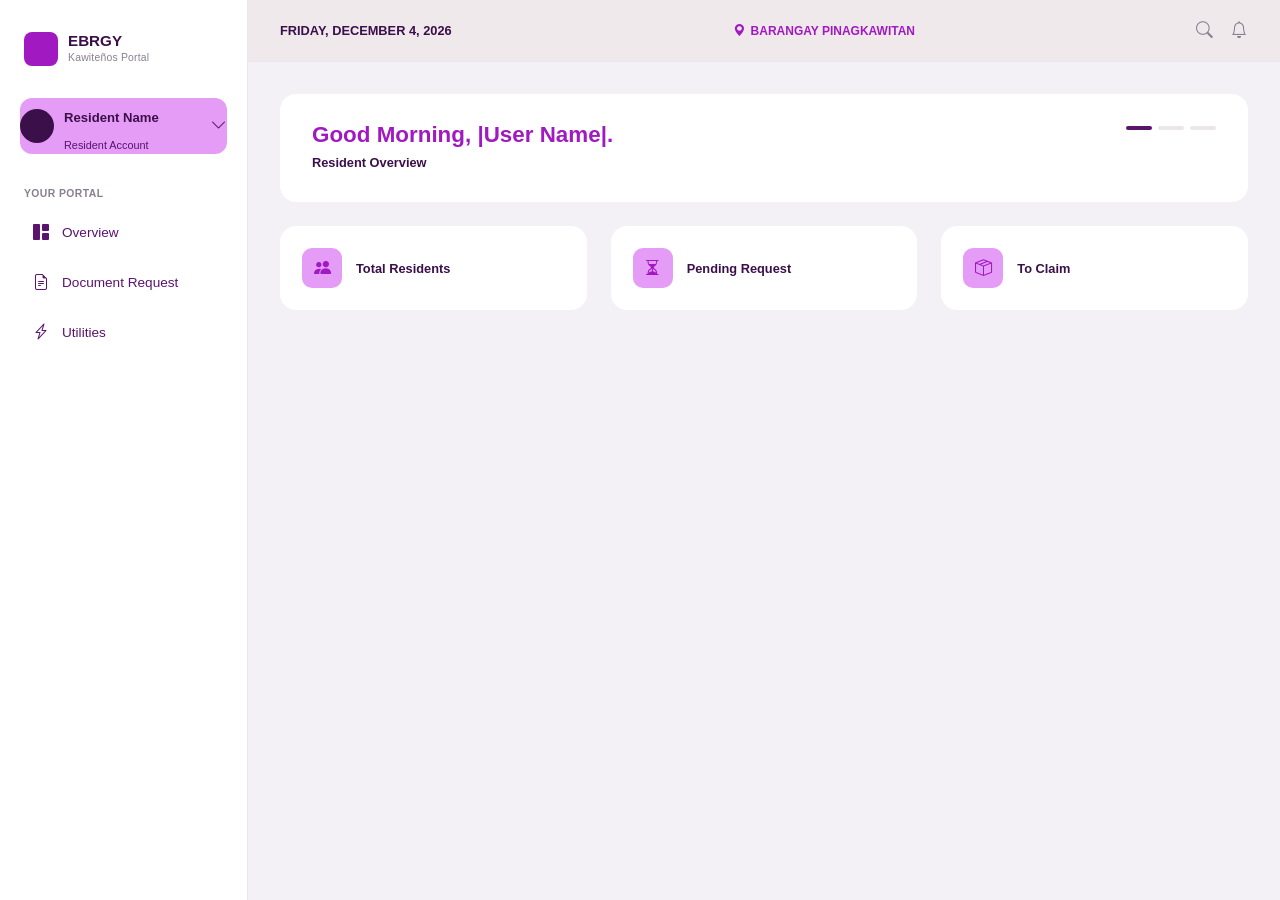
<file: index.html>
<!DOCTYPE html>
<html lang="en">
<head>
    <meta charset="UTF-8">
    <meta name="viewport" content="width=device-width, initial-scale=1.0">
    <title>Resident Dashboard</title>

    <link href="https://cdn.jsdelivr.net/npm/bootstrap@5.3.8/dist/css/bootstrap.min.css" rel="stylesheet" integrity="sha384-sRIl4kxILFvY47J16cr9ZwB07vP4J8+LH7qKQnuqkuIAvNWLzeN8tE5YBujZqJLB" crossorigin="anonymous">
    <link rel="stylesheet" href="https://cdn.jsdelivr.net/npm/bootstrap-icons@1.13.1/font/bootstrap-icons.min.css">

    <link rel="stylesheet" href="static/dashboard.css">

</head>
<body>

<div class="app-shell">

    <!-- Sidebar backdrop for mobile -->
    <div class="sidebar-backdrop" id="sidebarBackdrop"></div>

    <!-- ==== SIDEBAR === -->
    <aside class="sidebar" id="sidebar" aria-label="Portal navigation">
        <div class="brand">
            <div class="brand-mark" aria-hidden="true"></div>
            <div>
                <div class="brand-name">EBRGY</div>
                <div class="brand-sub">Kawiteños Portal</div>
            </div>
        </div>

        <button type="button" class="account-card btn text-start p-0" style="border:none;">
            <div class="account-avatar" aria-hidden="true"></div>
            <div>
                <div class="account-name">Resident Name</div>
                <div class="account-sub">Resident Account</div>
            </div>
            <i class="bi bi-chevron-down account-chevron" aria-hidden="true"></i>
        </button>

        <div class="nav-label">YOUR PORTAL</div>
        <nav class="side-nav">
            <a href="#" class="nav-link" aria-current="page">
                <i class="bi bi-grid-1x2-fill" aria-hidden="true"></i>
                Overview
            </a>
            <a href="#" class="nav-link">
                <i class="bi bi-file-earmark-text" aria-hidden="true"></i>
                Document Request
            </a>
            <a href="#" class="nav-link">
                <i class="bi bi-lightning-charge" aria-hidden="true"></i>
                Utilities
            </a>
        </nav>
    </aside>

    <!-- ==== MAIN ==== -->
    <div class="main-col">

        <!-- Mobile-only topbar with menu toggle -->
        <div class="mobile-topbar">
            <button class="btn btn-sm" id="menuToggle" aria-label="Open menu" aria-controls="sidebar" aria-expanded="false">
                <i class="bi bi-list fs-4" style="color: var(--p-500);"></i>
            </button>
            <span class="brand-name">EBRGY</span>
            <span style="width:32px;"></span>
        </div>

        <header class="topbar">
            <span class="topbar-date" id="topbarDate">Week, Month Day, Year</span>
            <span class="topbar-brgy">
                <i class="bi bi-geo-alt-fill" aria-hidden="true"></i>
                BARANGAY PINAGKAWITAN
            </span>
            <span class="topbar-icons">
                <i class="bi bi-search" role="button" aria-label="Search"></i>
                <i class="bi bi-bell" role="button" aria-label="Notifications"></i>
            </span>
        </header>

        <main class="content">
            <div class="container-fluid p-0 grid-12">

                <!-- Greeting carousel -->
                <div class="row">
                    <div class="col-12">
                        <div id="greetingCarousel" class="carousel slide greeting-card" data-bs-ride="carousel" data-bs-interval="6000">
                            <div class="carousel-inner">
                                <div class="carousel-item active">
                                    <h1 class="greeting-title">Good Morning, <span class="placeholder-name">|User Name|</span>.</h1>
                                    <p class="greeting-sub mb-0">Resident Overview</p>
                                </div>
                                <div class="carousel-item">
                                    <h1 class="greeting-title">3 Announcements</h1>
                                    <p class="greeting-sub mb-0">New updates from Barangay Pinagkawitan</p>
                                </div>
                                <div class="carousel-item">
                                    <h1 class="greeting-title">2 Requests In Progress</h1>
                                    <p class="greeting-sub mb-0">Track the status of your document requests</p>
                                </div>
                            </div>
                            <div class="carousel-dots">
                                <button type="button" data-bs-target="#greetingCarousel" data-bs-slide-to="0" class="active" aria-current="true" aria-label="Slide 1"></button>
                                <button type="button" data-bs-target="#greetingCarousel" data-bs-slide-to="1" aria-label="Slide 2"></button>
                                <button type="button" data-bs-target="#greetingCarousel" data-bs-slide-to="2" aria-label="Slide 3"></button>
                            </div>
                        </div>
                    </div>
                </div>

                <!-- Stat cards -->
                <div class="row g-3 g-md-4">
                    <div class="col-12 col-sm-6 col-lg-4">
                        <div class="stat-card">
                            <div class="stat-icon"><i class="bi bi-people-fill" aria-hidden="true"></i></div>
                            <div class="stat-label">Total Residents</div>
                        </div>
                    </div>
                    <div class="col-12 col-sm-6 col-lg-4">
                        <div class="stat-card">
                            <div class="stat-icon"><i class="bi bi-hourglass-split" aria-hidden="true"></i></div>
                            <div class="stat-label">Pending Request</div>
                        </div>
                    </div>
                    <div class="col-12 col-sm-6 col-lg-4">
                        <div class="stat-card">
                            <div class="stat-icon"><i class="bi bi-box-seam" aria-hidden="true"></i></div>
                            <div class="stat-label">To Claim</div>
                        </div>
                    </div>
                </div>

            </div>
        </main>
    </div>
</div>

<script src="https://cdn.jsdelivr.net/npm/bootstrap@5.3.8/dist/js/bootstrap.bundle.min.js" integrity="sha384-FKyoEForCGlyvwx9Hj09JcYn3nv7wiPVlz7YYwJrWVcXK/BmnVDxM+D2scQbITxI" crossorigin="anonymous"></script>

<script src="static/dashboard.js"></script>
</body>
</html>
</file>
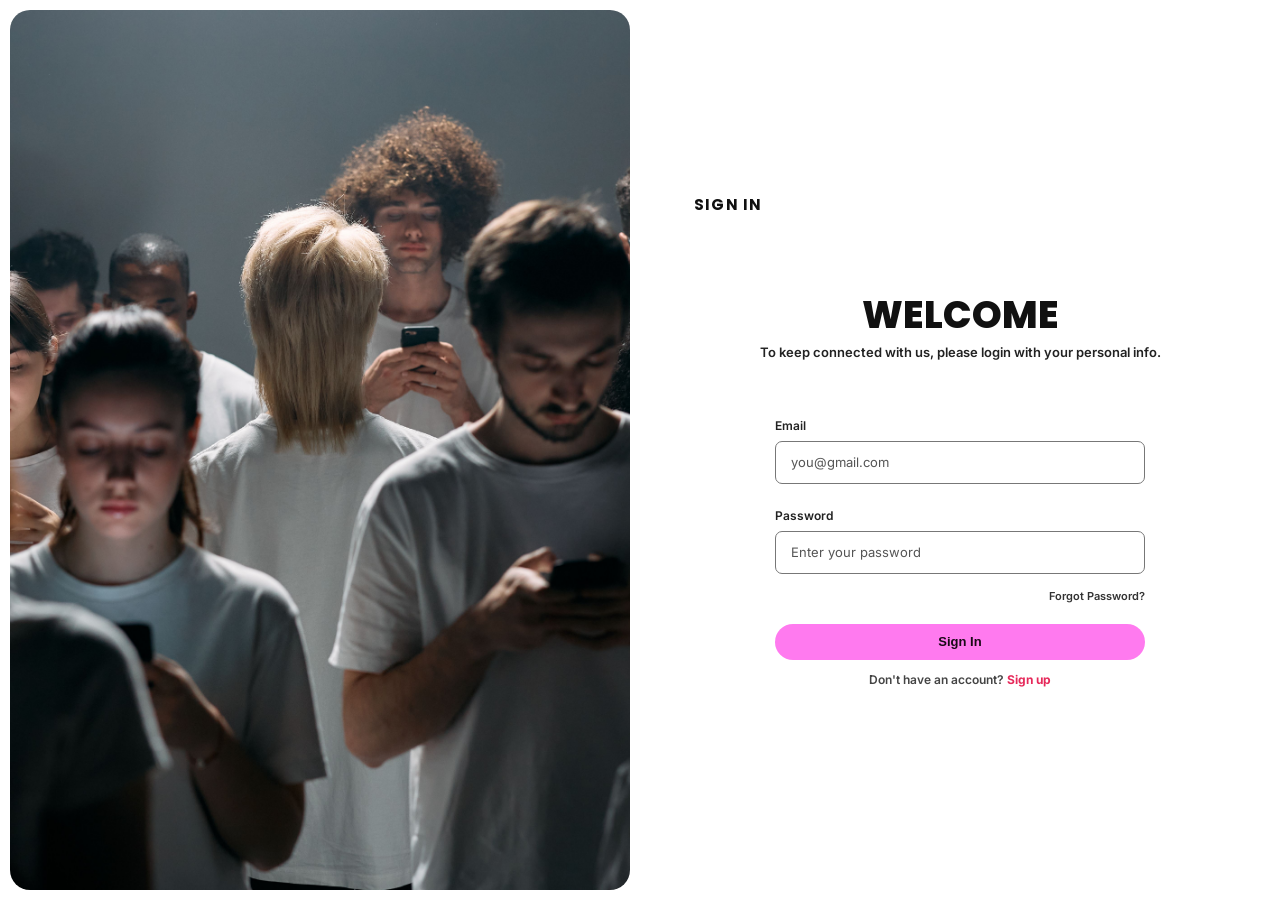
<file: signin.html>
<!DOCTYPE html>
<html lang="en">
    <head>
    <meta charset="UTF-8">
    <meta name="viewport" content="width=device-width, initial-scale=1.0">
    <title> Sign In </title>
    <link rel="preconnect" href="https://fonts.googleapis.com">
    <link href="https://fonts.googleapis.com/css2?family=Poppins:wght@500;600;700;800&family=Inter:wght@400;500;600&display=swap" rel="stylesheet">

    <link rel="stylesheet" href="static/signin.css">
    </head>

    <body>

    <main class="page">
        <div class="card">

            <div class="community-frame">
                <img
                    src="static/images/Slide.jpg"
                    alt="Community photo"
                    class="community-img"
                >
            </div>

            <div class="form-side">
                <p class="eyebrow">Sign In</p>
                <h1>Welcome</h1>
                <p class="subtitle">To keep connected with us, please login with your personal info.</p>

                <form id="signinForm" novalidate>
                    
                    <div class="field">
                        <label for="email">Email</label>
                        <input type="email" id="email" name="email" placeholder="you@gmail.com" required>
                        <small class="error" id="emailError"></small>
                    </div>

                    <div class="field">
                        <label for="password">Password</label>
                        <input type="password" id="password" name="password" placeholder="Enter your password" required>
                        <small class="error" id="passwordError"></small>
                        <div class="forgot-row"><a href="#">Forgot Password?</a></div>
                        
                    </div>

                    <button type="submit" class="btn-primary">Sign In</button>

                    <p class="switch-text">Don't have an account? <a href="signup.html">Sign up</a></p>

                </form>
            </div>

        </div>
    </main>

    <script src="https://code.jquery.com/jquery-3.7.1.min.js"></script>
    <script src="static/signin.js"></script>
    
    </body>
</html>
</file>
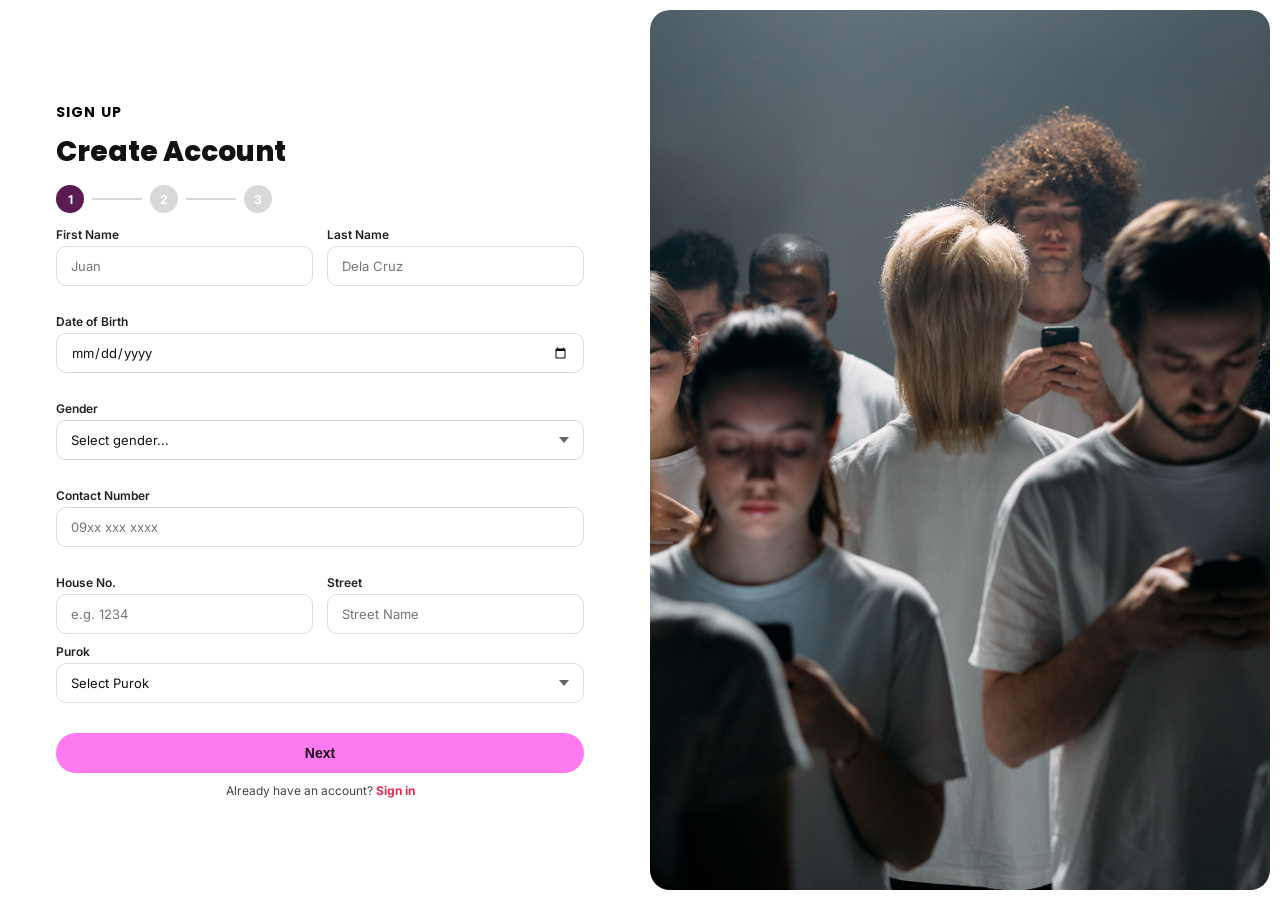
<file: signup.html>
<!DOCTYPE html>
<html lang="en">
    <head>
        <meta charset="UTF-8">
        <meta name="viewport" content="width=device-width, initial-scale=1.0">
        <title>Sign Up</title>

        <link rel="preconnect" href="https://fonts.googleapis.com">
        <link href="https://fonts.googleapis.com/css2?family=Poppins:wght@500;600;700;800&family=Inter:wght@400;500;600&display=swap" rel="stylesheet">

        <link rel="stylesheet" href="static/signup.css">
    </head>

    <body>

        <main class="page">
            <div class="card">

                <div class="form-side">
                    <p class="eyebrow">Sign Up</p>
                    <h1>Create Account</h1>

                    <!-- === Step indicator === -->
                    <ol class="steps">
                        <li class="step active" id="stepDot1"><span>1</span></li>
                        <li class="line"></li>
                        <li class="step" id="stepDot2"><span>2</span></li>
                        <li class="line"></li>
                        <li class="step" id="stepDot3"><span>3</span></li>
                    </ol>

                    <form id="signupForm" novalidate>

                        <!-- === STEP 1: Personal Information === -->
                        <section class="step-panel active" id="panel1">
                            <div class="field-row">
                                <div class="field">
                                    <label for="firstName">First Name</label>
                                    <input type="text" id="firstName" placeholder="Juan" required aria-describedby="firstNameError">
                                    <small class="error" id="firstNameError"></small>
                                </div>
                                <div class="field">
                                    <label for="lastName">Last Name</label>
                                    <input type="text" id="lastName" placeholder="Dela Cruz" required aria-describedby="lastNameError">
                                    <small class="error" id="lastNameError"></small>
                                </div>
                            </div>

                            <div class="field">
                                <label for="dob">Date of Birth</label>
                                <input type="date" id="dob" required>
                                <small class="error" id="dobError"></small>
                            </div>

                            <div class="field">
                                <label for="gender">Gender</label>
                                <select id="gender" required aria-describedby="genderError">
                                    <option value="" disabled selected>Select gender...</option>
                                    <option value="female">Female</option>
                                    <option value="male">Male</option>
                                    <option value="prefer-not-to-say">Prefer not to say</option>
                                </select>
                                <small class="error" id="genderError"></small>
                            </div>

                            <div class="field">
                                <label for="contact">Contact Number</label>
                                <input type="tel" id="contact" placeholder="09xx xxx xxxx" required inputmode="numeric" aria-describedby="contactError">
                                <small class="error" id="contactError"></small>
                            </div>

                            <div class="field-row">
                                <div class="field">
                                    <label for="houseNo">House No.</label>
                                    <input type="text" id="houseNo" placeholder="e.g. 1234" required inputmode="numeric" aria-describedby="houseNoError">
                                </div>
                                <div class="field">
                                    <label for="street">Street</label>
                                    <input type="text" id="street" placeholder="Street Name" required>
                                </div>
                            </div>

                            <div class="field">
                                <label for="purok">Purok</label>
                                <select id="purok" required>
                                    <option value="" disabled selected>Select Purok</option>
                                    <option value="1">Purok 1</option>
                                    <option value="2">Purok 2</option>
                                    <option value="3">Purok 3</option>
                                    <option value="4">Purok 4</option>
                                    <option value="5">Purok 5</option>
                                </select>
                            </div>

                            <small class="error" id="step1Error"></small>
                            <button type="button" class="btn-primary" id="toStep2">Next</button>
                        </section>

                        <!-- STEP 2: Email & Password -->
                        <section class="step-panel" id="panel2">
                            <div class="field">
                                <label for="email">Email</label>
                                <input type="email" id="email" placeholder="you@gmail.com" required aria-describedby="emailError">
                                <small class="error" id="emailError"></small>
                            </div>
                            <div class="field">
                                <label for="password">Password</label>
                                <input type="password" id="password" placeholder="Enter password" required minlength="8" maxlength="10" aria-describedby="passwordError">
                                <small class="error" id="passwordError"></small>
                            </div>
                            <div class="field">
                                <label for="confirmPassword">Confirm Password</label>
                                <input type="password" id="confirmPassword" placeholder="Re-enter password" required minlength="8" maxlength="10" aria-describedby="confirmPasswordError">
                                <small class="error" id="confirmPasswordError"></small>
                            </div>
 
                            <small class="error" id="step2Error"></small>
                            <div class="btn-row">
                                <button type="button" class="btn-secondary" id="toStep1">Back</button>
                                <button type="button" class="btn-primary" id="toStep3">Verify</button>
                            </div>
                        </section>

                        <!-- STEP 3: ID Verification -->
                        <section class="step-panel" id="panel3">
                            <div class="upload-box">
                                <div class="upload-icon">🪪</div>
                                <p class="upload-title">Upload Valid ID</p>
                                <p class="upload-subtitle">Upload your government-issued ID for verification</p>
                                <label class="dropzone" for="idUpload">
                                    <span id="fileLabel">Drag &amp; drop or click to upload<br><small>PNG, JPG, PDF up to 5MB</small></span>
                                </label>
                                <input type="file" id="idUpload" accept=".png,.jpg,.jpeg,.pdf" hidden required>
                            </div>

                            <small class="error" id="step3Error"></small>
                            <div class="btn-row">
                                <button type="button" class="btn-secondary" id="toStep2b">Back</button>
                                <button type="submit" class="btn-primary">Sign Up</button>
                            </div>
                        </section>

                    </form>

                    <p class="switch-text">Already have an account? <a href="signin.html">Sign in</a></p>
                </div>

                <div class="community-frame">
                    <img
                    src="static/images/Slide.jpg"
                    alt="Community photo"
                    class="community-img">
                </div>

            </div>
        </main>

        <script src="https://code.jquery.com/jquery-3.7.1.min.js"></script>
        <script src="static/signup.js"></script>
    </body>
</html>
</file>
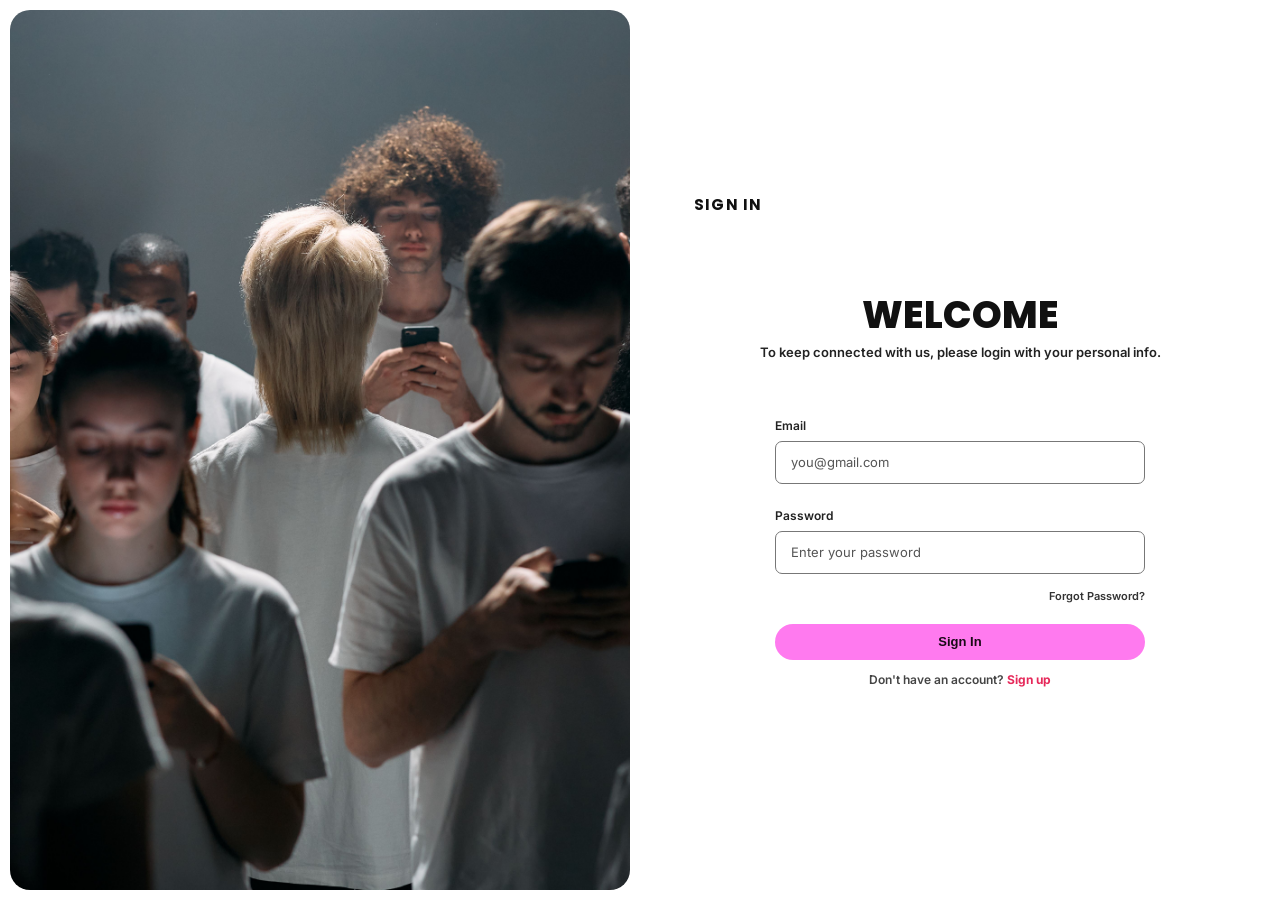
<file: templates/signin.html>
<!DOCTYPE html>
<html lang="en">
    <head>
    <meta charset="UTF-8">
    <meta name="viewport" content="width=device-width, initial-scale=1.0">
    <title> Sign In </title>
    <link rel="preconnect" href="https://fonts.googleapis.com">
    <link href="https://fonts.googleapis.com/css2?family=Poppins:wght@500;600;700;800&family=Inter:wght@400;500;600&display=swap" rel="stylesheet">

    <link rel="stylesheet" href="../static/css/signin.css">
    </head>

    <body>

    <main class="page">
        <div class="card">

            <div class="community-frame">
                <img
                    src="../static/images/Slide.jpg"
                    alt="Community photo"
                    class="community-img"
                >
            </div>

            <div class="form-side">
                <p class="eyebrow">Sign In</p>
                <h1>Welcome</h1>
                <p class="subtitle">To keep connected with us, please login with your personal info.</p>

                <form id="signinForm" novalidate>
                    
                    <div class="field">
                        <label for="email">Email</label>
                        <input type="email" id="email" name="email" placeholder="you@gmail.com" required>
                        <small class="error" id="emailError"></small>
                    </div>

                    <div class="field">
                        <label for="password">Password</label>
                        <input type="password" id="password" name="password" placeholder="Enter your password" required>
                        <small class="error" id="passwordError"></small>
                        <div class="forgot-row"><a href="#">Forgot Password?</a></div>
                        
                    </div>

                    <button type="submit" class="btn-primary">Sign In</button>

                    <p class="switch-text">Don't have an account? <a href="../templates/signup.html">Sign up</a></p>

                </form>
            </div>

        </div>
    </main>

    <script src="../static/scripts/signin.js"></script>
    </body>
</html>
</file>
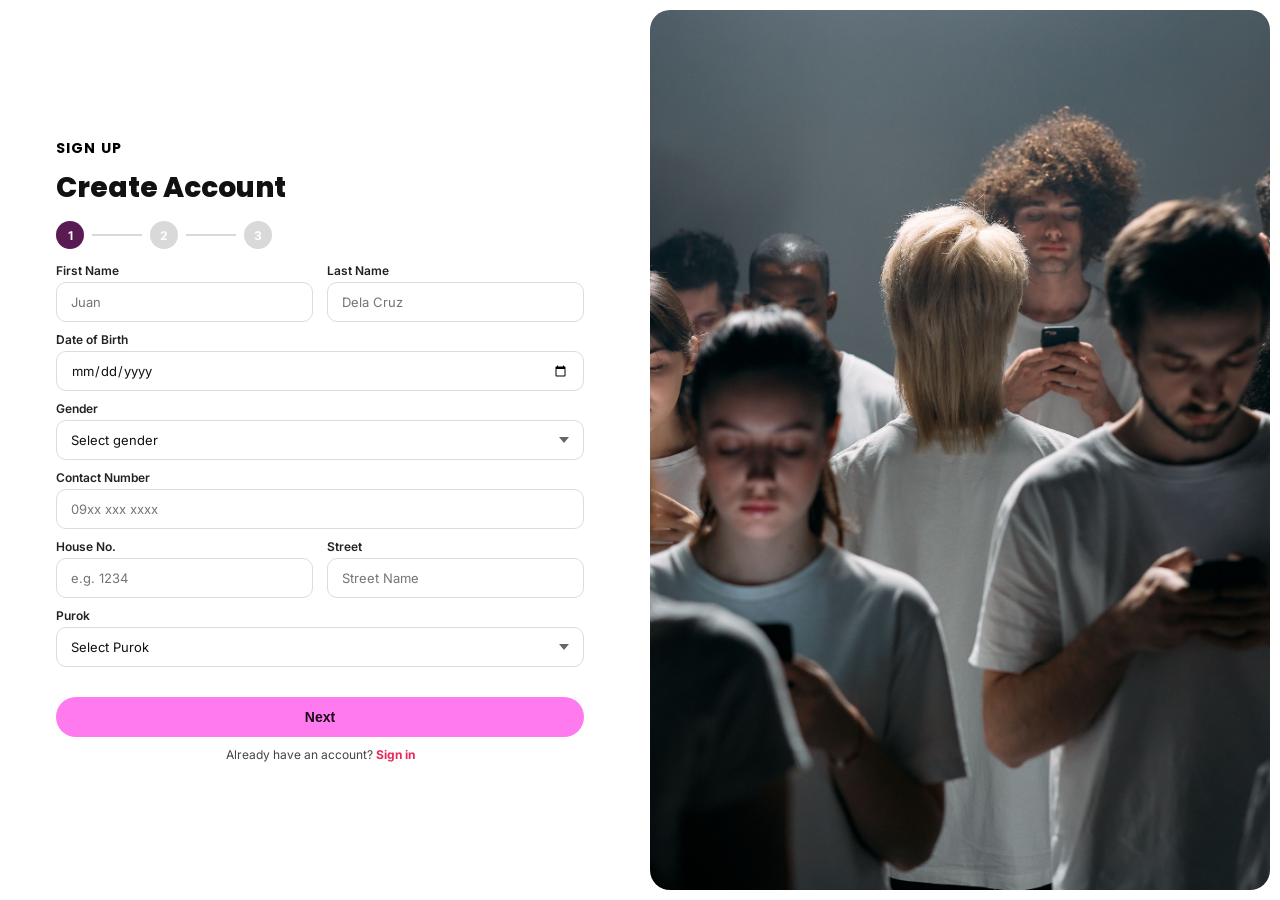
<file: templates/signup.html>
<!DOCTYPE html>
<html lang="en">
<head>
<meta charset="UTF-8">
<meta name="viewport" content="width=device-width, initial-scale=1.0">
<title>Sign Up</title>

<link rel="preconnect" href="https://fonts.googleapis.com">
<link href="https://fonts.googleapis.com/css2?family=Poppins:wght@500;600;700;800&family=Inter:wght@400;500;600&display=swap" rel="stylesheet">

<link rel="stylesheet" href="../static/css/signup.css">

</head>

    <body>

        <main class="page">
            <div class="card">

                <div class="form-side">
                    <p class="eyebrow">Sign Up</p>
                    <h1>Create Account</h1>

                    <!-- === Step indicator === -->
                    <ol class="steps">
                        <li class="step active" id="stepDot1"><span>1</span></li>
                        <li class="line"></li>
                        <li class="step" id="stepDot2"><span>2</span></li>
                        <li class="line"></li>
                        <li class="step" id="stepDot3"><span>3</span></li>
                    </ol>

                    <form id="signupForm" novalidate>

                        <!-- === STEP 1: Personal Information === -->
                        <section class="step-panel active" id="panel1">
                            <div class="field-row">
                                <div class="field">
                                    <label for="firstName">First Name</label>
                                    <input type="text" id="firstName" placeholder="Juan" required>
                                </div>
                                <div class="field">
                                    <label for="lastName">Last Name</label>
                                    <input type="text" id="lastName" placeholder="Dela Cruz" required>
                                </div>
                            </div>

                            <div class="field">
                                <label for="dob">Date of Birth</label>
                                <input type="date" id="dob" required>
                            </div>

                            <div class="field">
                                <label for="gender">Gender</label>
                                <select id="gender" required>
                                    <option value="" disabled selected>Select gender</option>
                                    <option value="female">Female</option>
                                    <option value="male">Male</option>
                                    <option value="prefer-not-to-say">Prefer not to say</option>
                                </select>
                            </div>

                            <div class="field">
                                <label for="contact">Contact Number</label>
                                <input type="tel" id="contact" placeholder="09xx xxx xxxx" required>
                            </div>

                            <div class="field-row">
                                <div class="field">
                                    <label for="houseNo">House No.</label>
                                    <input type="text" id="houseNo" placeholder="e.g. 1234" required>
                                </div>
                                <div class="field">
                                    <label for="street">Street</label>
                                    <input type="text" id="street" placeholder="Street Name" required>
                                </div>
                            </div>

                            <div class="field">
                                <label for="purok">Purok</label>
                                <select id="purok" required>
                                    <option value="" disabled selected>Select Purok</option>
                                    <option value="1">Purok 1</option>
                                    <option value="2">Purok 2</option>
                                    <option value="3">Purok 3</option>
                                    <option value="4">Purok 4</option>
                                    <option value="5">Purok 5</option>
                                </select>
                            </div>

                            <small class="error" id="step1Error"></small>
                            <button type="button" class="btn-primary" id="toStep2">Next</button>
                        </section>

                        <!-- STEP 2: Email & Password -->
                        <section class="step-panel" id="panel2">
                            <div class="field">
                                <label for="email">Email</label>
                                <input type="email" id="email" placeholder="you@gmail.com" required>
                            </div>
                            <div class="field">
                                <label for="password">Password</label>
                                <input type="password" id="password" placeholder="Enter password" required>
                            </div>
                            <div class="field">
                                <label for="confirmPassword">Confirm Password</label>
                                <input type="password" id="confirmPassword" placeholder="Re-enter password" required>
                            </div>

                            <small class="error" id="step2Error"></small>
                            <div class="btn-row">
                                <button type="button" class="btn-secondary" id="toStep1">Back</button>
                                <button type="button" class="btn-primary" id="toStep3">Verify</button>
                            </div>
                        </section>

                        <!-- STEP 3: ID Verification -->
                        <section class="step-panel" id="panel3">
                            <div class="upload-box">
                                <div class="upload-icon">🪪</div>
                                <p class="upload-title">Upload Valid ID</p>
                                <p class="upload-subtitle">Upload your government-issued ID for verification</p>
                                <label class="dropzone" for="idUpload">
                                    <span id="fileLabel">Drag &amp; drop or click to upload<br><small>PNG, JPG, PDF up to 5MB</small></span>
                                </label>
                                <input type="file" id="idUpload" accept=".png,.jpg,.jpeg,.pdf" hidden required>
                            </div>

                            <small class="error" id="step3Error"></small>
                            <div class="btn-row">
                                <button type="button" class="btn-secondary" id="toStep2b">Back</button>
                                <button type="submit" class="btn-primary">Sign Up</button>
                            </div>
                        </section>

                    </form>

                    <p class="switch-text">Already have an account? <a href="../templates/signin.html">Sign in</a></p>
                </div>

                <div class="community-frame">
                    <img
                    src="../static/images/Slide.jpg"
                    alt="Community photo"
                    class="community-img">
                </div>

            </div>
        </main>

        <script src="../static/scripts/signup.js"></script>
    </body>
</html>
</file>
<file: static/dashboard.css>
:root {
    --p-900: #E59CF7;
    --p-800: #D973F2;
    --p-700: #CC4BEC;
    --p-600: #BF24E5;
    --p-500: #A11AC1;
    --p-400: #7E1697;
    --p-300: #5B1370;
    --p-200: #3B0F4A;
    --p-100: #1E0926;

    --gutter: 24px;
    --margin: 32px;
    --sidebar-w: 248px;

    --bg-app: #F4F1F6;
    --bg-topbar: #EFE9EC;
    --text-muted: #8A7F91;
    --border-soft: #ECE6EF;
}

html, body {
    height: 100%;
    margin: 0;
    overflow: hidden;
}

body {
    font-family: "Segoe UI", Roboto,
        "Helvetica Neue", Arial, sans-serif;
    background-color: var(--bg-app);
    color: var(--text-primary);
}

a { text-decoration: none; }


.app-shell {
    display: flex;
    height: 100vh;
    width: 100%;
    overflow: hidden;
}


.sidebar {
    width: var(--sidebar-w);
    flex: 0 0 var(--sidebar-w);
    background: #ffffff;
    border-right: 1px solid var(--border-soft);
    padding: var(--margin) 20px;
    display: flex;
    flex-direction: column;
}

.brand {
    display: flex;
    align-items: center;
    gap: 10px;
    margin-bottom: 32px;
    padding: 0 4px;
}

.brand-mark {
    width: 34px;
    height: 34px;
    border-radius: 8px;
    background: var(--p-500);
    flex: 0 0 34px;
}

.brand-name {
    font-weight: 700;
    font-size: 0.95rem;
    color: var(--p-200);
    line-height: 1.1;
}

.brand-sub {
    font-size: 0.65rem;
    color: var(--text-muted);
    letter-spacing: .02em;
}

.account-card {
    display: flex;
    align-items: center;
    gap: 10px;
    background: var(--p-900);
    border-radius: 12px;
    padding: 12px 12px;
    margin-bottom: 28px;
}

.account-avatar {
    width: 34px;
    height: 34px;
    border-radius: 50%;
    background: var(--p-200);
    flex: 0 0 34px;
}

.account-name {
    font-weight: 700;
    font-size: 0.82rem;
    color: var(--p-200);
    line-height: 3;
}

.account-sub {
    font-size: 0.68rem;
    color: var(--p-300);
}

.account-chevron {
    margin-left: auto;
    color: var(--p-300);
}

.nav-label {
    font-size: 0.65rem;
    font-weight: 700;
    color: var(--text-muted);
    letter-spacing: .04em;
    margin: 4px 4px 10px;
}

.side-nav {
    display: flex;
    flex-direction: column;
    gap: 6px;
}

.side-nav .nav-link {
    display: flex;
    align-items: center;
    gap: 12px;
    padding: 10px 12px;
    border-radius: 10px;
    color: var(--p-300);
    font-size: 0.85rem;
    font-weight: 500;
}

.side-nav .nav-link i {
    font-size: 1rem;
    width: 18px;
    text-align: center;
}

.side-nav .nav-link:hover {
    background: #FBF3FE;
    color: var(--p-500);
}

.side-nav .nav-link.active {
    background: var(--p-900);
    color: var(--p-500);
    font-weight: 700;
}

.main-col {
    flex: 1 1 auto;
    display: flex;
    flex-direction: column;
    min-width: 0;
    height: 100vh;
    overflow: hidden;
}

.topbar {
    background: var(--bg-topbar);
    padding: 18px var(--margin);
    display: flex;
    align-items: center;
    justify-content: space-between;
    border-bottom: 1px solid var(--border-soft);
}

.topbar-date {
    font-size: 0.8rem;
    font-weight: 600;
    color: var(--p-200);
}

.topbar-brgy {
    font-size: 0.75rem;
    font-weight: 700;
    color: var(--p-500);
    display: flex;
    align-items: center;
    gap: 6px;
}

.topbar-icons {
    display: flex;
    align-items: center;
    gap: 18px;
    color: var(--text-muted);
    font-size: 1.05rem;
}

.topbar-icons i { cursor: pointer; }

.content {
    padding: var(--margin);
    flex: 1 1 auto;
}

.grid-12 {
    --bs-gutter-x: var(--gutter);
}

.greeting-card {
    position: relative;
    background: #ffffff;
    border-radius: 16px;
    padding: 28px 32px;
    margin-bottom: var(--gutter);
}

.greeting-card .carousel-inner,
.greeting-card .carousel-item {
    min-height: 52px;
}

.greeting-card .carousel-item {
    padding-right: 100px;
}

.greeting-title {
    font-size: 1.4rem;
    font-weight: 700;
    color: var(--p-500);
    margin-bottom: 4px;
}

.greeting-title .placeholder-name {
    color: var(--p-500);
}

.greeting-sub {
    font-size: 0.8rem;
    font-weight: 600;
    color: var(--p-200);
}

.carousel-dots {
    position: absolute;
    top: 32px;
    right: 32px;
    display: flex;
    gap: 6px;
    align-items: center;
}

.carousel-dots button {
    width: 26px;
    height: 4px;
    padding: 0;
    border: none;
    border-radius: 2px;
    background: var(--border-soft);
    transition: background .2s ease;
}

.carousel-dots button.active {
    background: var(--p-300);
}

.stat-card {
    background: #ffffff;
    border-radius: 16px;
    padding: 22px;
    display: flex;
    align-items: center;
    gap: 14px;
    height: 100%;
}

.stat-icon {
    width: 40px;
    height: 40px;
    flex: 0 0 40px;
    border-radius: 10px;
    background: var(--p-900);
    display: flex;
    align-items: center;
    justify-content: center;
    color: var(--p-500);
    font-size: 1.05rem;
}

.stat-label {
    font-size: 0.8rem;
    font-weight: 700;
    color: var(--p-200);
}


.mobile-topbar {
    display: none;
}

@media (max-width: 991.98px) {
    .sidebar {
        position: fixed;
        inset: 0 auto 0 0;
        z-index: 1045;
        transform: translateX(-100%);
        transition: transform .25s ease;
        box-shadow: 0 0 24px rgba(0,0,0,.15);
    }

    .sidebar.show {
        transform: translateX(0);
    }

    .sidebar-backdrop {
        position: fixed;
        inset: 0;
        background: rgba(30,9,38,.4);
        z-index: 1040;
        display: none;
    }

    .sidebar-backdrop.show { display: block; }

    .mobile-topbar {
        display: flex;
        align-items: center;
        justify-content: space-between;
        background: #ffffff;
        padding: 14px var(--margin);
        border-bottom: 1px solid var(--border-soft);
    }

    :root { --margin: 20px; }
}

@media (max-width: 575.98px) {
    .greeting-card .carousel-item {
        padding-right: 0;
        padding-bottom: 22px;
    }

    .carousel-dots {
        top: auto;
        bottom: 20px;
        right: 32px;
    }
}
.stat-value {
    font-size: 1.5rem;
    font-weight: 800;
    line-height: 1.1;
    color: var(--p-200);
}
</file>
<file: static/signin.css>
* {
    box-sizing: border-box;
    margin: 0;
    padding: 0;
}

html,
body {
    width: 100%;
    min-height: 100%;
}

body {
    font-family: 'Inter', sans-serif;
    background: #fff;
    overflow: hidden;
}


.page {
    height: 100vh;
    height: 100dvh; 
}

.card {
    display: grid;
    grid-template-columns: 1.2fr 1.2fr;
    height: 100vh;
    height: 100dvh;
}

.community-frame {
    position: relative;
    padding: 10px;
    display: flex;
    flex-direction: column;
    overflow: hidden;
    width: 100%;
    height: 100%;
    border-radius: 20px;
}

.community-img {
    width: 100%;
    height: 100%;
    object-fit: cover;
    display: block;
    border-radius: 20px;
}

.form-side {
    min-width: 0;
    height: 100%;
    padding: 40px 54px;
    display: flex;
    flex-direction: column;
    justify-content: center;
    animation: fadeIn 0.7s ease both;
}

@keyframes fadeIn {
    from { opacity: 0; }
    to { opacity: 1; }
}

.eyebrow {
    font-family: 'Poppins', sans-serif;
    font-weight: 700;
    font-size: 15px;
    letter-spacing: 0.08em;
    text-transform: uppercase;
    color: #111;
    margin-bottom: 78px;
    display: flex;
    gap: 8px;
    text-decoration: none;
}

.form-side h1 {
    font-family: 'Poppins', sans-serif;
    font-weight: 800;
    font-size: 38px;
    line-height: 1.1;
    text-align: center;
    text-transform: uppercase;
    color: #111;
    margin-bottom: 7px;
}

.subtitle {
    color: #222;
    font-size: 13px;
    font-weight: 600;
    line-height: 1.4;
    text-align: center;
    margin-bottom: 27px;
}

#signinForm {
    width: 100%;
    padding: 30px 35px 20px 35px;
    box-sizing: border-box;
}

.field {
    margin-bottom: 20px;
    display: flex;
    flex-direction: column;
    align-items: center;
}

label {
    display: block;
    width: 80%;
    font-weight: 600;
    font-size: 12px;
    color: #222;
    margin-bottom: 8px;
}

input {
    width: 80%;
    height: 43px;
    padding: 10px 15px;
    border: 1px solid #777;
    border-radius: 7px;
    font-size: 13px;
    font-family: 'Inter', sans-serif;
    color: #222;
    background: #fff;
    outline: none;
    transition:
        border-color 0.15s ease,
        box-shadow 0.15s ease;
}

input::placeholder {
    color: #555;
}

input:focus {
    border-color: #ff7aef;
    box-shadow: 0 0 0 2px rgba(255, 122, 239, 0.12);
}

input.invalid {
    border-color: #e0304f;
}

.error {
    display: block;
    width: 80%;
    min-height: 0;
    color: #e0304f;
    font-size: 10px;
    margin-top: 4px;
}

.field input.invalid,
.field select.invalid {
  border-color: #e02424;
}
.field .error {
  color: #e02424;
  font-size: 0.8rem;
}

.forgot-row {
    width: 80%;
    text-align: right;
    margin-top: 6px;
}

.forgot-row a {
    font-size: 11px;
    color: #333;
    text-decoration: none;
    font-weight: 600;
}

.forgot-row a:hover {
    text-decoration: underline;
}

.btn-primary {
    width: 80%;
    height: 36px;
    padding: 8px 15px;
    margin: 13px auto 0; 
    display: block;
    border: none;
    border-radius: 40px;
    background: #ff7aef;
    color: #1a0a17;
    font-weight: 700;
    font-size: 13px;
    cursor: pointer;
    transition:
        background 0.15s ease,
        transform 0.1s ease;
}

.btn-primary:hover {
    background: #ff5ce9;
}

.btn-primary:active {
    transform: scale(0.98);
}

.switch-text {
    text-align: center;
    margin-top: 12px;
    font-size: 12px;
    font-weight: 600;
    color: #444;
}

.switch-text a {
    color: #e6295a;
    font-weight: 700;
    text-decoration: none;
}

.switch-text a:hover {
    text-decoration: underline;
}

@media (max-width: 900px) {

    .form-side {
        padding: 32px 30px;
    }

    .eyebrow {
        margin-bottom: 60px;
    }

    .form-side h1 {
        font-size: 34px;
    }
}

@media (max-width: 767px) {

    .card {
        grid-template-columns: 1fr;
        height: auto;
        min-height: 100vh;
        min-height: 100dvh;
    }

    .community-frame {
        display: none;
    }

    .form-side {
        min-height: 100vh;
        min-height: 100dvh;
        padding: 40px 28px;
        justify-content: center;
        overflow-y: auto;
    }

    .eyebrow {
        font-size: 14px;
        margin-bottom: 60px;
    }

    .form-side h1 {
        font-size: 34px;
    }

    .subtitle {
        font-size: 10px;
        margin-bottom: 30px;
    }

    label {
        font-size: 9px;
    }

    input {
        height: 46px;
        font-size: 11px;
    }

    .forgot-row a {
        font-size: 9px;
    }

    .btn-primary {
        height: 42px;
        font-size: 10px;
    }

    .switch-text {
        font-size: 9px;
    }
}

@media (max-width: 400px) {

    .form-side {
        padding: 32px 22px;
    }

    .eyebrow {
        margin-bottom: 50px;
    }

    .form-side h1 {
        font-size: 30px;
    }
}
@media (prefers-reduced-motion: reduce) {
    .form-side {
        animation: none;
    }
}
.form-alert {
    width: 80%;
    margin: 0 auto 16px;
    padding: 10px 14px;
    border-radius: 7px;
    font-size: 12px;
    font-weight: 600;
    line-height: 1.4;
}
.form-alert.success { background: #e8f7ee; color: #17663a; border: 1px solid #b7e4c7; }
.form-alert.danger  { background: #fdebee; color: #b3213d; border: 1px solid #f5c2cb; }
</file>
<file: static/signup.css>
* {
    box-sizing: border-box;
    margin: 0;
    padding: 0;
}

html,
body {
    width: 100%;
    min-height: 100%;
}

body {
    font-family: 'Inter', sans-serif;
    background: #fff;
    overflow: hidden;
}

.page {
    height: 100vh;
    height: 100dvh;
}

.card {
    display: grid;
    grid-template-columns: 1.2fr 1.2fr;
    height: 100vh;
    height: 100dvh;
}

.community-frame {
    position: relative;
    padding: 10px;
    display: flex;
    flex-direction: column;
    overflow: hidden;
    width: 100%;
    height: 100%;
    border-radius: 20px;
}

.community-img {
    width: 100%;
    height: 100%;
    object-fit: cover;
    display: block;
    border-radius: 20px;
}

.form-side {
    min-width: 0;
    height: 100%;
    padding: 24px 56px;
    display: flex;
    flex-direction: column;
    justify-content: center;
    overflow-y: auto; /* safety net only, shouldn't trigger now */
    animation: fadeIn 0.7s ease both;
}

@keyframes fadeIn {
    from { opacity: 0; }
    to { opacity: 1; }
}

.eyebrow {
    font-family: 'Poppins', sans-serif;
    font-weight: 700;
    font-size: 14px;
    letter-spacing: 0.08em;
    text-transform: uppercase;
    margin-bottom: 8px;
}

.form-side h1 {
    font-family: 'Poppins', sans-serif;
    font-weight: 800;
    font-size: 28px;
    color: #111;
    margin-bottom: 12px;
}

.steps {
    display: flex;
    align-items: center;
    list-style: none;
    margin-bottom: 14px;
}

.step {
    width: 28px;
    height: 28px;
    border-radius: 50%;
    background: #d9d9d9;
    color: #fff;
    display: flex;
    align-items: center;
    justify-content: center;
    font-weight: 700;
    font-size: 12px;
    flex-shrink: 0;
}

.step.active { background: #5a1a52; }
.step.done { background: #5a1a52; }

.line {
    flex: 1;
    height: 2px;
    background: #d9d9d9;
    margin: 0 8px;
    max-width: 50px;
}

.step-panel { display: none; }
.step-panel.active { display: block; }

.field-row {
    display: flex;
    gap: 14px;
}
.field-row .field { 
    flex: 1; 
}

.field {
    margin-bottom: 10px;
    display: flex;
    flex-direction: column;
    align-items: center; 
}

label {
    width: 100%;
    display: block;
    font-weight: 600;
    font-size: 12px;
    margin-bottom: 4px;
    color: #222;
}

input,
select {
    width: 100%;
    height: 40px;
    padding: 0 14px;
    border: 1.5px solid #dcdcdc;
    border-radius: 10px;
    font-size: 13px;
    font-family: 'Inter', sans-serif;
    outline: none;
    background: #fff;
    color: #111;
    appearance: none;
    -webkit-appearance: none;
    -moz-appearance: none;
}

select {
    background-image: url("data:image/svg+xml;utf8,<svg xmlns='http://www.w3.org/2000/svg' width='10' height='6'><path d='M0 0l5 6 5-6z' fill='%23666'/></svg>");
    background-repeat: no-repeat;
    background-position: right 14px center;
    padding-right: 32px;
}

input:focus, select:focus { border-color: #ff7aef; }

.upload-box { text-align: center; margin-bottom: 12px; }
.upload-icon { font-size: 28px; margin-bottom: 6px; }
.upload-title { font-weight: 700; font-size: 15px; margin-bottom: 4px; }
.upload-subtitle { font-size: 12px; color: #777; margin-bottom: 12px; }

.dropzone {
    display: block;
    border: 2px dashed #cfcfcf;
    border-radius: 12px;
    padding: 24px 16px;
    cursor: pointer;
    font-size: 13px;
    color: #666;
}
.dropzone:hover { border-color: #ff7aef; }
.dropzone small { color: #999; }

.btn-primary {
    width: 100%;
    padding: 12px;
    margin-top: 4px;
    border: none;
    border-radius: 40px;
    background: #ff7aef;
    color: #1a0a17;
    font-weight: 700;
    font-size: 14px;
    cursor: pointer;
}
.btn-primary:hover { background: #ff5ce9; }

.btn-secondary {
    width: 100%;
    padding: 12px;
    margin-top: 4px;
    border: 1.5px solid #ddd;
    border-radius: 40px;
    background: #fff;
    color: #333;
    font-weight: 700;
    font-size: 14px;
    cursor: pointer;
}
.btn-secondary:hover { background: #f5f5f5; }

.btn-row { display: flex; gap: 12px; }

.error {
    display: block;
    min-height: 14px;
    color: #e0304f;
    font-size: 11px;
    margin: 2px 0;
}

.field input.invalid,
.field select.invalid {
  border-color: #e02424;
}
.field .error {
  color: #e02424;
  font-size: 0.8rem;
}

.switch-text {
    text-align: center;
    margin-top: 10px;
    font-size: 12px;
    color: #444;
}
.switch-text a { color: #e6295a; font-weight: 700; text-decoration: none; }
.switch-text a:hover { text-decoration: underline; }


@media (max-width: 800px) {
    .card {
        grid-template-columns: 1fr;
        height: auto;
        min-height: 100vh;
        min-height: 100dvh;
    }

    .community-frame { display: none; }

    .form-side {
        min-height: 100vh;
        min-height: 100dvh;
        padding: 24px 24px 32px;
    }

    .field-row { flex-direction: column; gap: 0; }
}

@media (prefers-reduced-motion: reduce) {
    .form-side { animation: none; }
}

.form-alert {
    width: 100%;
    margin: 0 0 12px;
    padding: 10px 14px;
    border-radius: 7px;
    font-size: 12px;
    font-weight: 600;
    line-height: 1.4;
}

.form-alert.success { 
    background: #e8f7ee; 
    color: #17663a; 
    border: 1px solid #b7e4c7; 
}

.form-alert.danger  { 
    background: #fdebee; 
    color: #b3213d; 
    border: 1px solid #f5c2cb; 
}
</file>
<file: static/css/signin.css>
* {
    box-sizing: border-box;
    margin: 0;
    padding: 0;
}

html,
body {
    width: 100%;
    min-height: 100%;
}

body {
    font-family: 'Inter', sans-serif;
    background: #fff;
    overflow: hidden;
}


.page {
    height: 100vh;
    height: 100dvh; 
}

.card {
    display: grid;
    grid-template-columns: 1.2fr 1.2fr;
    height: 100vh;
    height: 100dvh;
}

.community-frame {
    position: relative;
    padding: 10px;
    display: flex;
    flex-direction: column;
    overflow: hidden;
    width: 100%;
    height: 100%;
    border-radius: 20px;
}

.community-img {
    width: 100%;
    height: 100%;
    object-fit: cover;
    display: block;
    border-radius: 20px;
}

.form-side {
    min-width: 0;
    height: 100%;
    padding: 40px 54px;
    display: flex;
    flex-direction: column;
    justify-content: center;
    animation: fadeIn 0.7s ease both;
}

@keyframes fadeIn {
    from { opacity: 0; }
    to { opacity: 1; }
}

.eyebrow {
    font-family: 'Poppins', sans-serif;
    font-weight: 700;
    font-size: 15px;
    letter-spacing: 0.08em;
    text-transform: uppercase;
    color: #111;
    margin-bottom: 78px;
    display: flex;
    gap: 8px;
    text-decoration: none;
}

.form-side h1 {
    font-family: 'Poppins', sans-serif;
    font-weight: 800;
    font-size: 38px;
    line-height: 1.1;
    text-align: center;
    text-transform: uppercase;
    color: #111;
    margin-bottom: 7px;
}

.subtitle {
    color: #222;
    font-size: 13px;
    font-weight: 600;
    line-height: 1.4;
    text-align: center;
    margin-bottom: 27px;
}

#signinForm {
    width: 100%;
    padding: 30px 35px 20px 35px;
    box-sizing: border-box;
}

.field {
    margin-bottom: 20px;
    display: flex;
    flex-direction: column;
    align-items: center;
}

label {
    display: block;
    width: 80%;
    font-weight: 600;
    font-size: 12px;
    color: #222;
    margin-bottom: 8px;
}

input {
    width: 80%;
    height: 43px;
    padding: 10px 15px;
    border: 1px solid #777;
    border-radius: 7px;
    font-size: 13px;
    font-family: 'Inter', sans-serif;
    color: #222;
    background: #fff;
    outline: none;
    transition:
        border-color 0.15s ease,
        box-shadow 0.15s ease;
}

input::placeholder {
    color: #555;
}

input:focus {
    border-color: #ff7aef;
    box-shadow: 0 0 0 2px rgba(255, 122, 239, 0.12);
}

input.invalid {
    border-color: #e0304f;
}

.error {
    display: block;
    width: 80%;
    min-height: 0;
    color: #e0304f;
    font-size: 10px;
    margin-top: 4px;
}

.forgot-row {
    width: 80%;
    text-align: right;
    margin-top: 6px;
}

.forgot-row a {
    font-size: 11px;
    color: #333;
    text-decoration: none;
    font-weight: 600;
}

.forgot-row a:hover {
    text-decoration: underline;
}

.btn-primary {
    width: 80%;
    height: 36px;
    padding: 8px 15px;
    margin: 13px auto 0; 
    display: block;
    border: none;
    border-radius: 40px;
    background: #ff7aef;
    color: #1a0a17;
    font-weight: 700;
    font-size: 13px;
    cursor: pointer;
    transition:
        background 0.15s ease,
        transform 0.1s ease;
}

.btn-primary:hover {
    background: #ff5ce9;
}

.btn-primary:active {
    transform: scale(0.98);
}

.switch-text {
    text-align: center;
    margin-top: 12px;
    font-size: 12px;
    font-weight: 600;
    color: #444;
}

.switch-text a {
    color: #e6295a;
    font-weight: 700;
    text-decoration: none;
}

.switch-text a:hover {
    text-decoration: underline;
}

@media (max-width: 900px) {

    .form-side {
        padding: 32px 30px;
    }

    .eyebrow {
        margin-bottom: 60px;
    }

    .form-side h1 {
        font-size: 34px;
    }
}

@media (max-width: 767px) {

    .card {
        grid-template-columns: 1fr;
        height: auto;
        min-height: 100vh;
        min-height: 100dvh;
    }

    .community-frame {
        display: none;
    }

    .form-side {
        min-height: 100vh;
        min-height: 100dvh;
        padding: 40px 28px;
        justify-content: center;
        overflow-y: auto;
    }

    .eyebrow {
        font-size: 14px;
        margin-bottom: 60px;
    }

    .form-side h1 {
        font-size: 34px;
    }

    .subtitle {
        font-size: 10px;
        margin-bottom: 30px;
    }

    label {
        font-size: 9px;
    }

    input {
        height: 46px;
        font-size: 11px;
    }

    .forgot-row a {
        font-size: 9px;
    }

    .btn-primary {
        height: 42px;
        font-size: 10px;
    }

    .switch-text {
        font-size: 9px;
    }
}

@media (max-width: 400px) {

    .form-side {
        padding: 32px 22px;
    }

    .eyebrow {
        margin-bottom: 50px;
    }

    .form-side h1 {
        font-size: 30px;
    }
}
@media (prefers-reduced-motion: reduce) {
    .form-side {
        animation: none;
    }
}
</file>
<file: static/css/signup.css>
* {
    box-sizing: border-box;
    margin: 0;
    padding: 0;
}

html,
body {
    width: 100%;
    min-height: 100%;
}

body {
    font-family: 'Inter', sans-serif;
    background: #fff;
    overflow: hidden;
}

/* ---------- Page ---------- */

.page {
    height: 100vh;
    height: 100dvh;
}

/* ---------- Main Card ---------- */

.card {
    display: grid;
    grid-template-columns: 1.2fr 1.2fr;
    height: 100vh;
    height: 100dvh;
}

/* ---------- Community Image ---------- */

.community-frame {
    position: relative;
    padding: 10px;
    display: flex;
    flex-direction: column;
    overflow: hidden;
    width: 100%;
    height: 100%;
    border-radius: 20px;
}

.community-img {
    width: 100%;
    height: 100%;
    object-fit: cover;
    display: block;
    border-radius: 20px;
}

/* ---------- Form side ---------- */

.form-side {
    min-width: 0;
    height: 100%;
    padding: 24px 56px;
    display: flex;
    flex-direction: column;
    justify-content: center;
    overflow-y: auto; /* safety net only, shouldn't trigger now */
    animation: fadeIn 0.7s ease both;
}

@keyframes fadeIn {
    from { opacity: 0; }
    to { opacity: 1; }
}

.eyebrow {
    font-family: 'Poppins', sans-serif;
    font-weight: 700;
    font-size: 14px;
    letter-spacing: 0.08em;
    text-transform: uppercase;
    margin-bottom: 8px;
}

.form-side h1 {
    font-family: 'Poppins', sans-serif;
    font-weight: 800;
    font-size: 28px;
    color: #111;
    margin-bottom: 12px;
}

/* ---------- Step indicator ---------- */

.steps {
    display: flex;
    align-items: center;
    list-style: none;
    margin-bottom: 14px;
}

.step {
    width: 28px;
    height: 28px;
    border-radius: 50%;
    background: #d9d9d9;
    color: #fff;
    display: flex;
    align-items: center;
    justify-content: center;
    font-weight: 700;
    font-size: 12px;
    flex-shrink: 0;
}

.step.active { background: #5a1a52; }
.step.done { background: #5a1a52; }

.line {
    flex: 1;
    height: 2px;
    background: #d9d9d9;
    margin: 0 8px;
    max-width: 50px;
}

.step-panel { display: none; }
.step-panel.active { display: block; }

.field-row {
    display: flex;
    gap: 14px;
}
.field-row .field { 
    flex: 1; 
}

.field {
    margin-bottom: 10px;
    display: flex;
    flex-direction: column;
    align-items: center; 
}

label {
    width: 100%;
    display: block;
    font-weight: 600;
    font-size: 12px;
    margin-bottom: 4px;
    color: #222;
}

input,
select {
    width: 100%;
    height: 40px;
    padding: 0 14px;
    border: 1.5px solid #dcdcdc;
    border-radius: 10px;
    font-size: 13px;
    font-family: 'Inter', sans-serif;
    outline: none;
    background: #fff;
    color: #111;
    appearance: none;
    -webkit-appearance: none;
    -moz-appearance: none;
}

select {
    background-image: url("data:image/svg+xml;utf8,<svg xmlns='http://www.w3.org/2000/svg' width='10' height='6'><path d='M0 0l5 6 5-6z' fill='%23666'/></svg>");
    background-repeat: no-repeat;
    background-position: right 14px center;
    padding-right: 32px;
}

input:focus, select:focus { border-color: #ff7aef; }

.upload-box { text-align: center; margin-bottom: 12px; }
.upload-icon { font-size: 28px; margin-bottom: 6px; }
.upload-title { font-weight: 700; font-size: 15px; margin-bottom: 4px; }
.upload-subtitle { font-size: 12px; color: #777; margin-bottom: 12px; }

.dropzone {
    display: block;
    border: 2px dashed #cfcfcf;
    border-radius: 12px;
    padding: 24px 16px;
    cursor: pointer;
    font-size: 13px;
    color: #666;
}
.dropzone:hover { border-color: #ff7aef; }
.dropzone small { color: #999; }

.btn-primary {
    width: 100%;
    padding: 12px;
    margin-top: 4px;
    border: none;
    border-radius: 40px;
    background: #ff7aef;
    color: #1a0a17;
    font-weight: 700;
    font-size: 14px;
    cursor: pointer;
}
.btn-primary:hover { background: #ff5ce9; }

.btn-secondary {
    width: 100%;
    padding: 12px;
    margin-top: 4px;
    border: 1.5px solid #ddd;
    border-radius: 40px;
    background: #fff;
    color: #333;
    font-weight: 700;
    font-size: 14px;
    cursor: pointer;
}
.btn-secondary:hover { background: #f5f5f5; }

.btn-row { display: flex; gap: 12px; }

.error {
    display: block;
    min-height: 14px;
    color: #e0304f;
    font-size: 11px;
    margin: 2px 0;
}

.switch-text {
    text-align: center;
    margin-top: 10px;
    font-size: 12px;
    color: #444;
}
.switch-text a { color: #e6295a; font-weight: 700; text-decoration: none; }
.switch-text a:hover { text-decoration: underline; }


@media (max-width: 800px) {
    .card {
        grid-template-columns: 1fr;
        height: auto;
        min-height: 100vh;
        min-height: 100dvh;
    }

    .community-frame { display: none; }

    .form-side {
        min-height: 100vh;
        min-height: 100dvh;
        padding: 24px 24px 32px;
    }

    .field-row { flex-direction: column; gap: 0; }
}

@media (prefers-reduced-motion: reduce) {
    .form-side { animation: none; }
}
</file>
